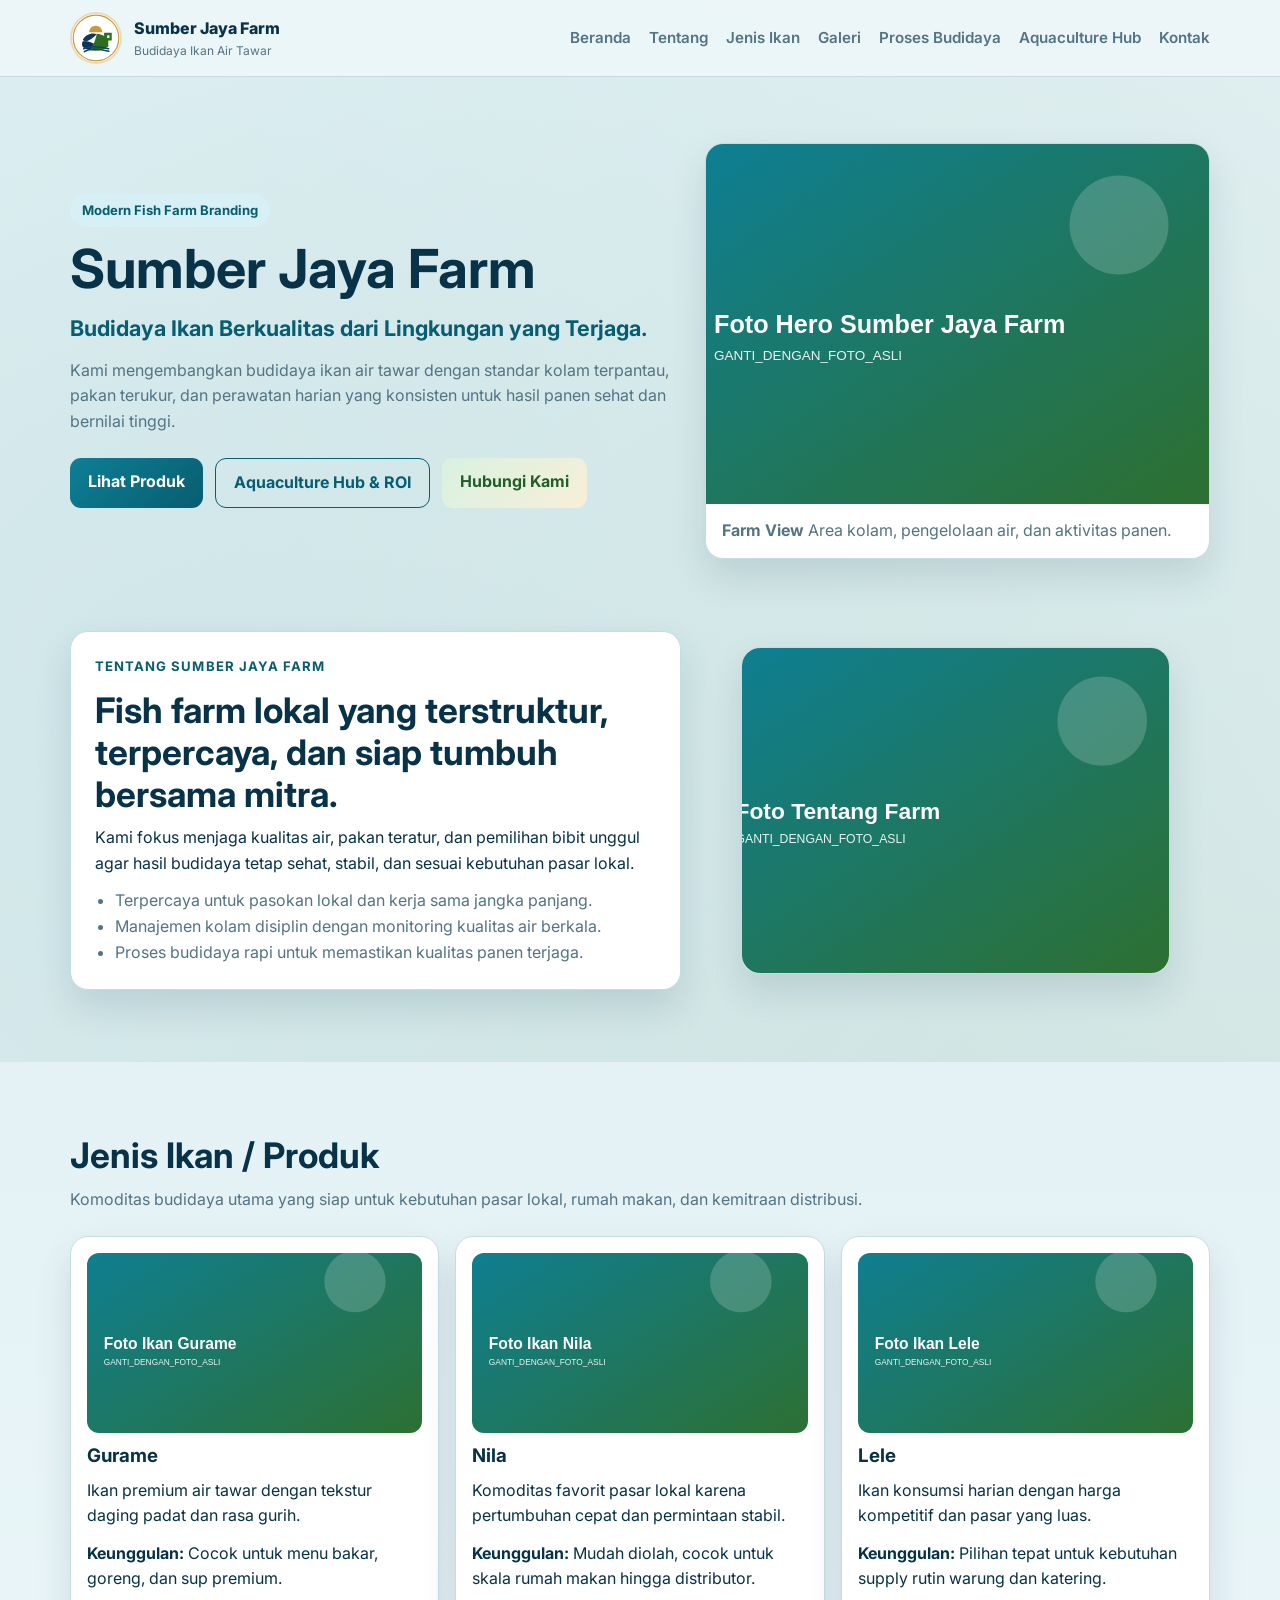
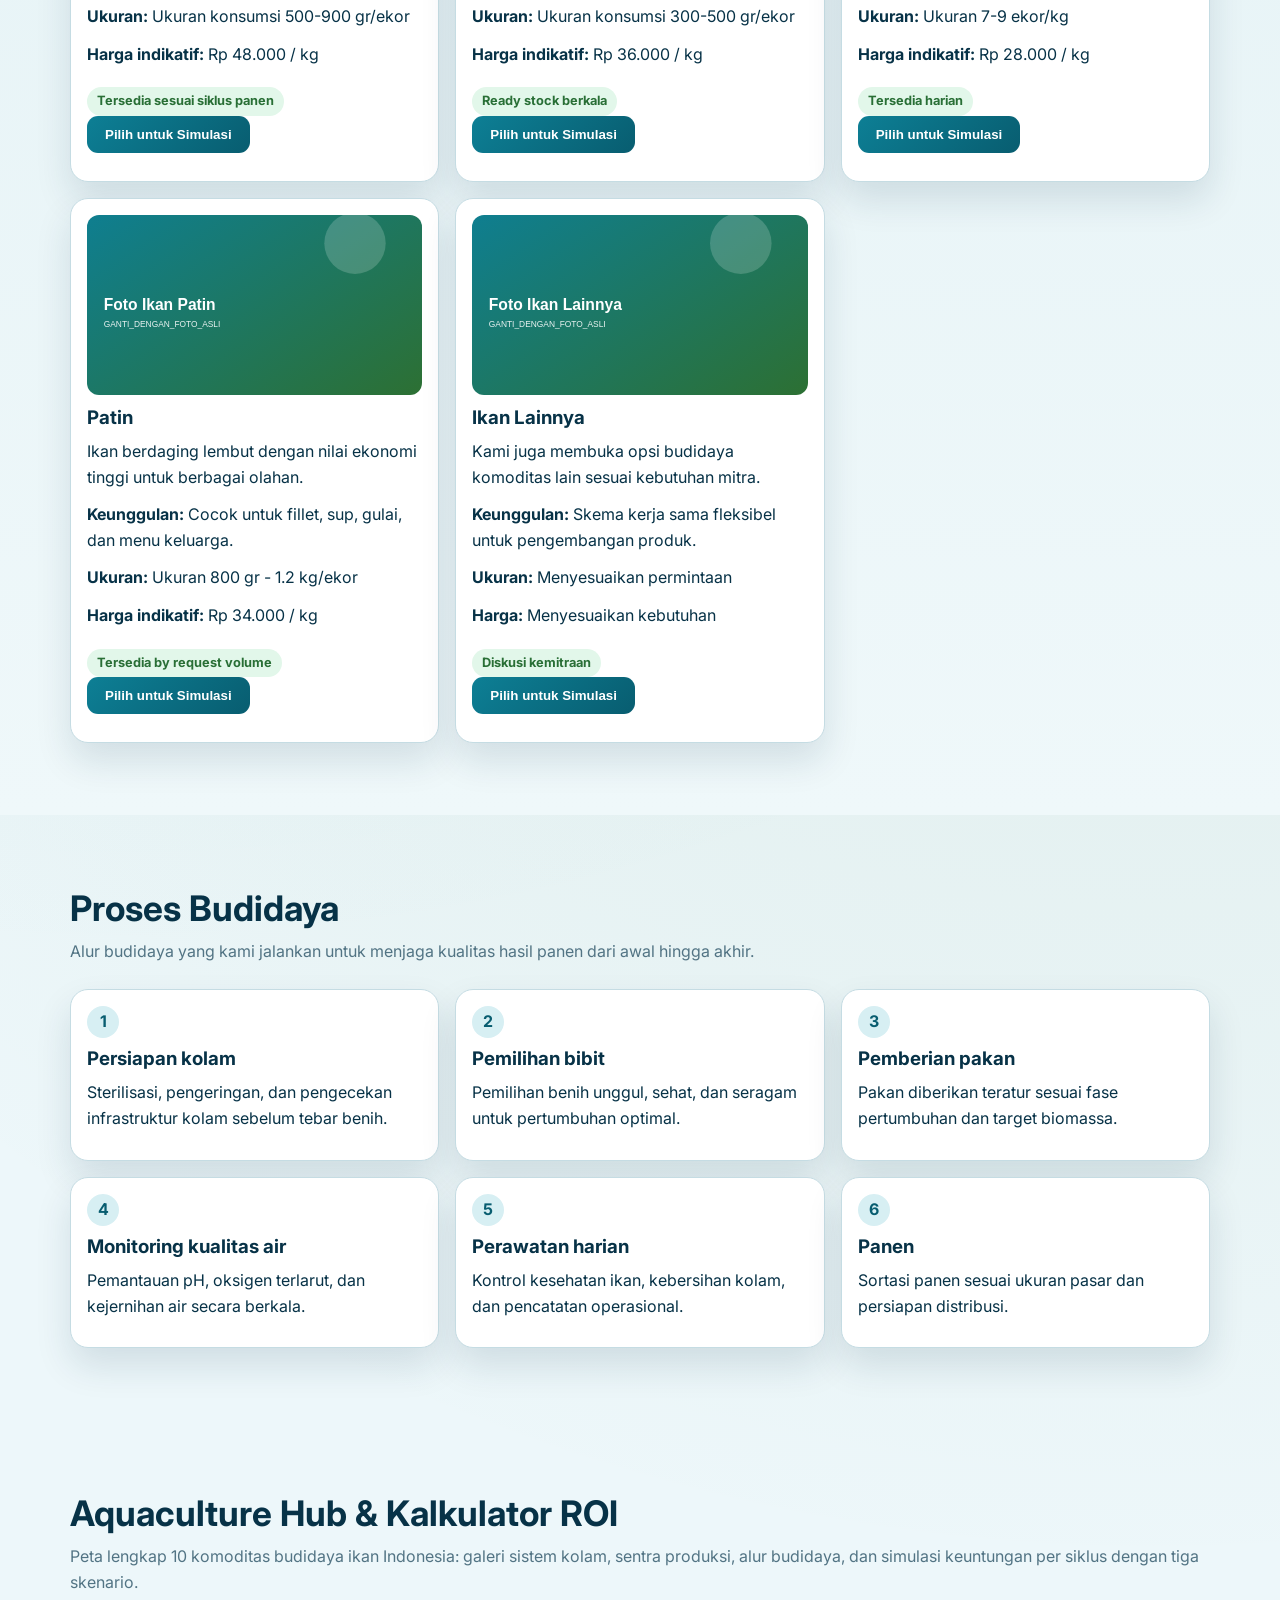
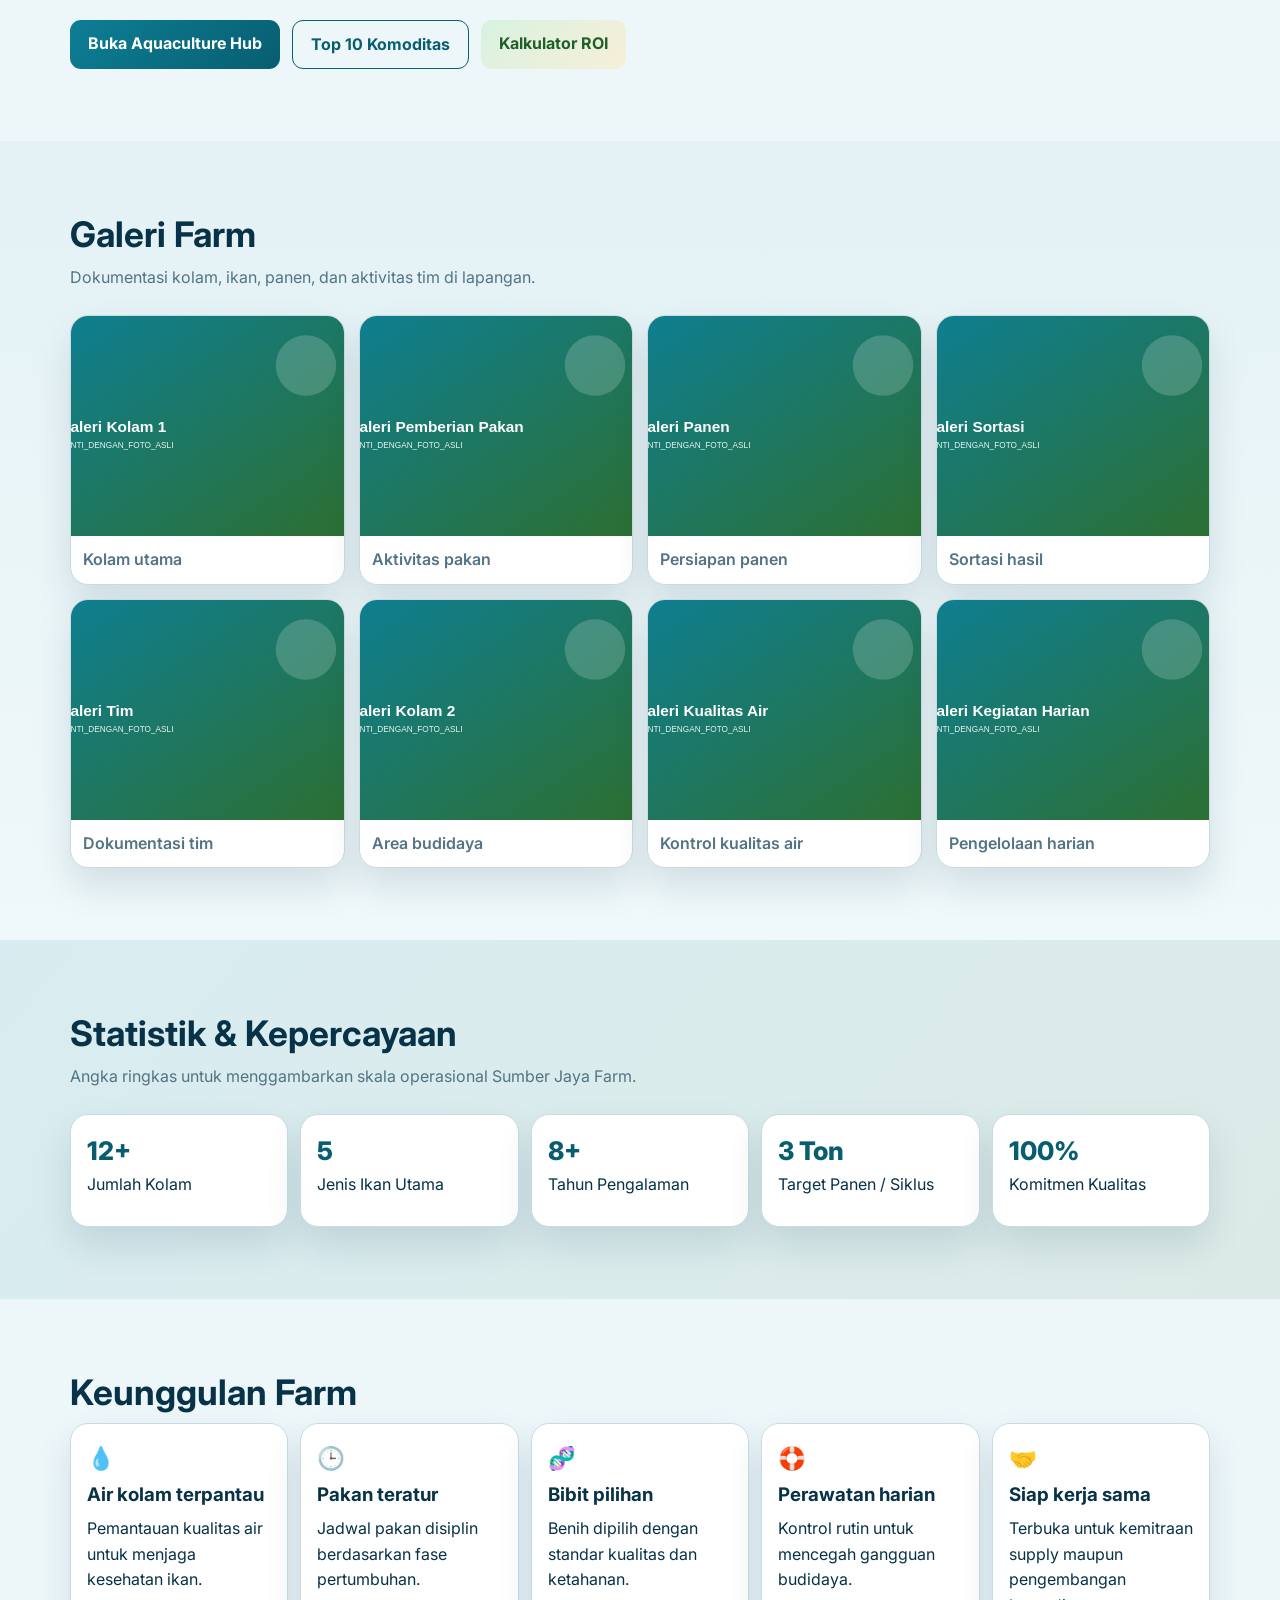
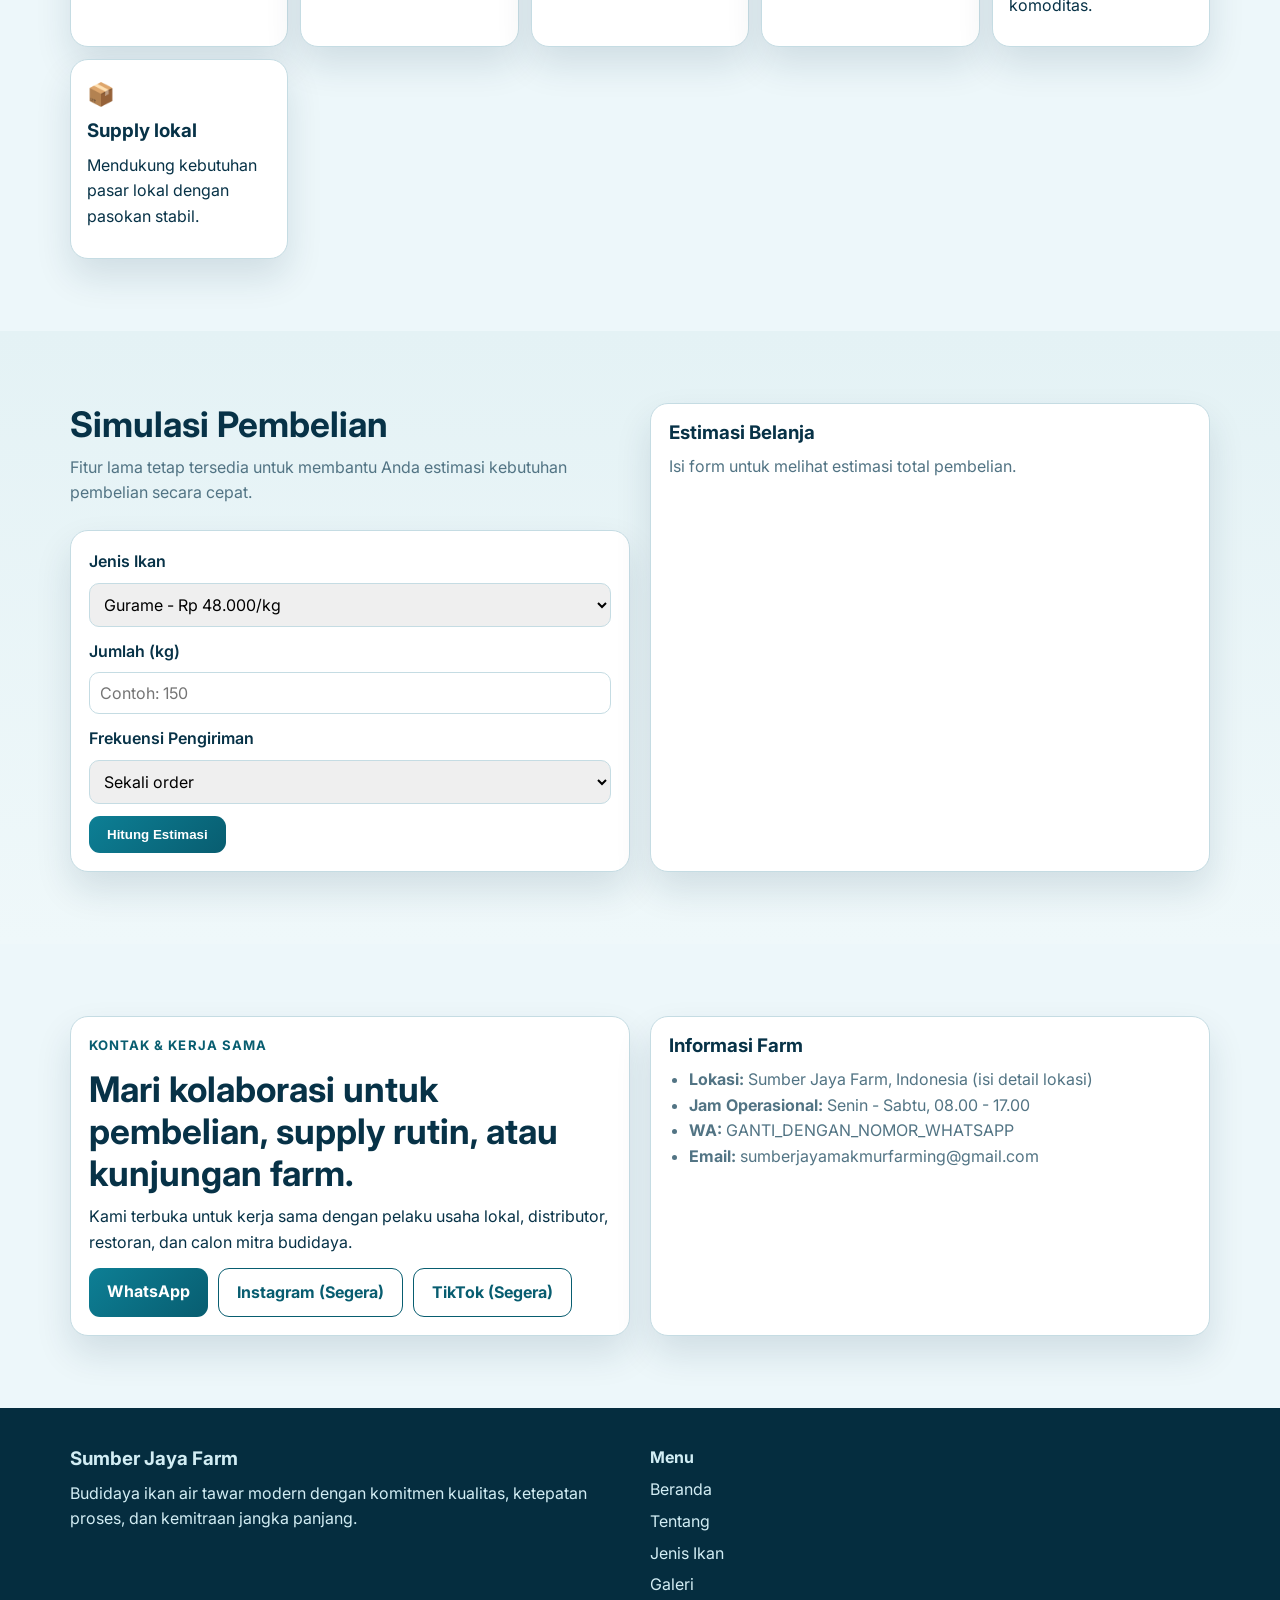
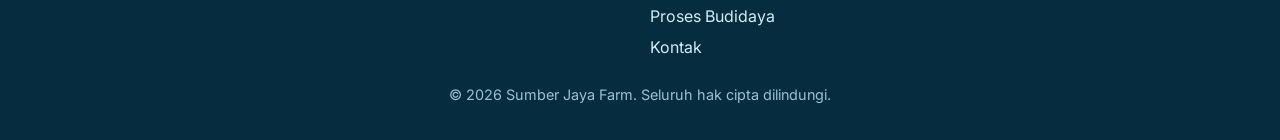
<file: index.html>
<!DOCTYPE html>
<html lang="id">
<head>
  <meta charset="UTF-8" />
  <meta name="viewport" content="width=device-width, initial-scale=1.0" />
  <title>Sumber Jaya Farm - Budidaya Ikan Berkualitas</title>
  <meta name="description" content="Website resmi Sumber Jaya Farm, usaha budidaya ikan dengan fokus pada kualitas, perawatan, dan hasil panen terbaik." />
  <meta name="keywords" content="Sumber Jaya Farm, budidaya ikan, ikan gurame, ikan nila, fish farm, kolam ikan" />
  <link rel="preconnect" href="https://fonts.googleapis.com" />
  <link rel="preconnect" href="https://fonts.gstatic.com" crossorigin />
  <link href="https://fonts.googleapis.com/css2?family=Inter:wght@400;500;600;700;800&display=swap" rel="stylesheet" />
  <link rel="stylesheet" href="style.css" />
</head>
<body>
  <header class="navbar">
    <div class="container nav-wrap">
      <a class="brand" href="#beranda">
        <!-- GANTI_DENGAN_LOGO_SUMBER_JAYA_FARM -->
        <img src="public/images/logo/logo-sumber-jaya-farm.svg" alt="Logo Sumber Jaya Farm" class="brand-logo" />
        <div>
          <span class="brand-title">Sumber Jaya Farm</span>
          <small class="brand-sub">Budidaya Ikan Air Tawar</small>
        </div>
      </a>
      <button id="menuToggle" class="menu-toggle" aria-label="Buka menu navigasi" aria-expanded="false">☰</button>
      <nav id="mainNav">
        <a href="#beranda">Beranda</a>
        <a href="#tentang">Tentang</a>
        <a href="#jenis-ikan">Jenis Ikan</a>
        <a href="#galeri">Galeri</a>
        <a href="#proses">Proses Budidaya</a>
        <a href="aquaculture/index.html">Aquaculture Hub</a>
        <a href="#kontak">Kontak</a>
      </nav>
    </div>
  </header>

  <main>
    <section id="beranda" class="hero section-anchor">
      <div class="container hero-grid">
        <div>
          <p class="badge">Modern Fish Farm Branding</p>
          <h1>Sumber Jaya Farm</h1>
          <p class="hero-tagline">Budidaya Ikan Berkualitas dari Lingkungan yang Terjaga.</p>
          <p class="lead">Kami mengembangkan budidaya ikan air tawar dengan standar kolam terpantau, pakan terukur, dan perawatan harian yang konsisten untuk hasil panen sehat dan bernilai tinggi.</p>
          <div class="cta-row">
            <a class="btn" href="#jenis-ikan">Lihat Produk</a>
            <a class="btn btn-outline" href="aquaculture/index.html">Aquaculture Hub &amp; ROI</a>
            <a class="btn btn-soft" href="#kontak">Hubungi Kami</a>
          </div>
        </div>
        <aside class="hero-media-card">
          <!-- GANTI_DENGAN_FOTO_UTAMA_FARM -->
          <img src="public/images/gallery/hero-farm.svg" alt="Area kolam utama Sumber Jaya Farm" />
          <div class="hero-media-meta">
            <strong>Farm View</strong>
            <span>Area kolam, pengelolaan air, dan aktivitas panen.</span>
          </div>
        </aside>
      </div>
    </section>

    <section id="tentang" class="section section-anchor">
      <div class="container about-grid">
        <article class="about-card">
          <p class="section-kicker">Tentang Sumber Jaya Farm</p>
          <h2>Fish farm lokal yang terstruktur, terpercaya, dan siap tumbuh bersama mitra.</h2>
          <p>Kami fokus menjaga kualitas air, pakan teratur, dan pemilihan bibit unggul agar hasil budidaya tetap sehat, stabil, dan sesuai kebutuhan pasar lokal.</p>
          <ul class="check-list">
            <li>Terpercaya untuk pasokan lokal dan kerja sama jangka panjang.</li>
            <li>Manajemen kolam disiplin dengan monitoring kualitas air berkala.</li>
            <li>Proses budidaya rapi untuk memastikan kualitas panen terjaga.</li>
          </ul>
        </article>
        <figure class="about-photo">
          <!-- GANTI_DENGAN_FOTO_TIM_ATAU_KOLAM -->
          <img src="public/images/gallery/tentang-farm.svg" alt="Dokumentasi kegiatan di Sumber Jaya Farm" />
        </figure>
      </div>
    </section>

    <section id="jenis-ikan" class="section alt section-anchor">
      <div class="container">
        <h2>Jenis Ikan / Produk</h2>
        <p class="section-sub">Komoditas budidaya utama yang siap untuk kebutuhan pasar lokal, rumah makan, dan kemitraan distribusi.</p>
        <div class="cards" id="productCards"></div>
      </div>
    </section>

    <section id="proses" class="section section-anchor">
      <div class="container">
        <h2>Proses Budidaya</h2>
        <p class="section-sub">Alur budidaya yang kami jalankan untuk menjaga kualitas hasil panen dari awal hingga akhir.</p>
        <div class="timeline" id="processTimeline"></div>
      </div>
    </section>

    <section id="hub" class="section section-anchor">
      <div class="container">
        <h2>Aquaculture Hub &amp; Kalkulator ROI</h2>
        <p class="section-sub">Peta lengkap 10 komoditas budidaya ikan Indonesia: galeri sistem kolam, sentra produksi, alur budidaya, dan simulasi keuntungan per siklus dengan tiga skenario.</p>
        <div class="cta-row">
          <a class="btn" href="aquaculture/index.html">Buka Aquaculture Hub</a>
          <a class="btn btn-outline" href="aquaculture/index.html#/komoditas">Top 10 Komoditas</a>
          <a class="btn btn-soft" href="aquaculture/index.html#/roi">Kalkulator ROI</a>
        </div>
      </div>
    </section>

    <section id="galeri" class="section alt section-anchor">
      <div class="container">
        <h2>Galeri Farm</h2>
        <p class="section-sub">Dokumentasi kolam, ikan, panen, dan aktivitas tim di lapangan.</p>
        <div class="gallery-grid" id="farmGallery"></div>
      </div>
    </section>

    <section class="section stats-section">
      <div class="container">
        <h2>Statistik & Kepercayaan</h2>
        <p class="section-sub">Angka ringkas untuk menggambarkan skala operasional Sumber Jaya Farm.</p>
        <div class="stats-grid" id="statsGrid"></div>
      </div>
    </section>

    <section class="section section-anchor" id="keunggulan">
      <div class="container">
        <h2>Keunggulan Farm</h2>
        <div class="advantages-grid" id="advantagesGrid"></div>
      </div>
    </section>

    <section id="simulasi" class="section alt section-anchor">
      <div class="container sim-grid">
        <div>
          <h2>Simulasi Pembelian</h2>
          <p class="section-sub">Fitur lama tetap tersedia untuk membantu Anda estimasi kebutuhan pembelian secara cepat.</p>
          <form id="calcForm" class="form-card">
            <label>
              Jenis Ikan
              <select id="fishType"></select>
            </label>
            <label>
              Jumlah (kg)
              <input type="number" id="qtyKg" min="1" placeholder="Contoh: 150" required />
            </label>
            <label>
              Frekuensi Pengiriman
              <select id="deliveryFreq">
                <option value="1">Sekali order</option>
                <option value="4">Mingguan (4x/bulan)</option>
                <option value="8">2x seminggu (8x/bulan)</option>
              </select>
            </label>
            <button type="submit" class="btn">Hitung Estimasi</button>
          </form>
        </div>
        <aside class="result-card" id="resultCard" aria-live="polite">
          <h3>Estimasi Belanja</h3>
          <p class="placeholder">Isi form untuk melihat estimasi total pembelian.</p>
        </aside>
      </div>
    </section>

    <section id="kontak" class="section section-anchor">
      <div class="container contact-grid">
        <article class="contact-card">
          <p class="section-kicker">Kontak & Kerja Sama</p>
          <h2>Mari kolaborasi untuk pembelian, supply rutin, atau kunjungan farm.</h2>
          <p>Kami terbuka untuk kerja sama dengan pelaku usaha lokal, distributor, restoran, dan calon mitra budidaya.</p>
          <div class="contact-actions">
            <a class="btn" href="https://wa.me/GANTI_DENGAN_NOMOR_WHATSAPP" target="_blank" rel="noopener noreferrer">WhatsApp</a>
            <a class="btn btn-outline" href="#">Instagram (Segera)</a>
            <a class="btn btn-outline" href="#">TikTok (Segera)</a>
          </div>
        </article>
        <aside class="contact-info">
          <h3>Informasi Farm</h3>
          <ul>
            <li><strong>Lokasi:</strong> Sumber Jaya Farm, Indonesia (isi detail lokasi)</li>
            <li><strong>Jam Operasional:</strong> Senin - Sabtu, 08.00 - 17.00</li>
            <li><strong>WA:</strong> GANTI_DENGAN_NOMOR_WHATSAPP</li>
            <li><strong>Email:</strong> sumberjayamakmurfarming@gmail.com</li>
          </ul>
        </aside>
      </div>
    </section>
  </main>

  <footer class="footer">
    <div class="container footer-grid">
      <div>
        <h3>Sumber Jaya Farm</h3>
        <p>Budidaya ikan air tawar modern dengan komitmen kualitas, ketepatan proses, dan kemitraan jangka panjang.</p>
      </div>
      <div>
        <h4>Menu</h4>
        <ul class="footer-links">
          <li><a href="#beranda">Beranda</a></li>
          <li><a href="#tentang">Tentang</a></li>
          <li><a href="#jenis-ikan">Jenis Ikan</a></li>
          <li><a href="#galeri">Galeri</a></li>
          <li><a href="#proses">Proses Budidaya</a></li>
          <li><a href="#kontak">Kontak</a></li>
        </ul>
      </div>
    </div>
    <p class="copyright">© <span id="year"></span> Sumber Jaya Farm. Seluruh hak cipta dilindungi.</p>
  </footer>

  <script src="script.js"></script>
</body>
</html>
</file>
<file: style.css>
:root {
  --bg: #edf7fa;
  --bg-alt: #e4f2f5;
  --card: #ffffff;
  --text: #073247;
  --muted: #527484;
  --line: #c5dce3;
  --water: #0d7f95;
  --water-dark: #085d70;
  --leaf: #2e6f2e;
  --gold: #cda24d;
  --shadow: 0 18px 36px rgba(7, 50, 71, 0.12);
}

* { box-sizing: border-box; }
html, body { margin: 0; padding: 0; scroll-behavior: smooth; }
body {
  font-family: 'Inter', sans-serif;
  color: var(--text);
  line-height: 1.6;
  background:
    radial-gradient(circle at 10% 10%, rgba(13, 127, 149, 0.1), transparent 32%),
    radial-gradient(circle at 90% 20%, rgba(46, 111, 46, 0.1), transparent 35%),
    var(--bg);
}

img { max-width: 100%; display: block; }

.container {
  width: min(1140px, 92%);
  margin: 0 auto;
}

.section { padding: 72px 0; }
.section.alt { background: linear-gradient(180deg, var(--bg-alt), #eff8fa); }
.section-anchor { scroll-margin-top: 96px; }

h1, h2, h3, h4 { line-height: 1.2; margin: 0 0 10px; }
h1 { font-size: clamp(2rem, 4.2vw, 3.4rem); }
h2 { font-size: clamp(1.5rem, 3vw, 2.2rem); }

p { margin: 0 0 12px; }
.section-sub { color: var(--muted); margin-bottom: 24px; }
.section-kicker {
  font-size: 0.82rem;
  text-transform: uppercase;
  letter-spacing: 0.08em;
  font-weight: 700;
  color: var(--water-dark);
}

.navbar {
  position: sticky;
  top: 0;
  z-index: 40;
  backdrop-filter: blur(10px);
  background: rgba(237, 247, 250, 0.92);
  border-bottom: 1px solid var(--line);
}

.nav-wrap {
  display: flex;
  align-items: center;
  justify-content: space-between;
  gap: 16px;
  padding: 12px 0;
  position: relative;
}

.brand {
  text-decoration: none;
  color: inherit;
  display: inline-flex;
  align-items: center;
  gap: 12px;
}
.brand-logo {
  width: 52px;
  height: 52px;
  border-radius: 50%;
  border: 2px solid rgba(205, 162, 77, 0.4);
  object-fit: cover;
  background: #fff;
}
.brand-title { font-weight: 800; display: block; }
.brand-sub { color: var(--muted); display: block; font-size: 0.75rem; }

nav {
  display: flex;
  align-items: center;
  gap: 18px;
}

nav a {
  text-decoration: none;
  color: var(--muted);
  font-weight: 600;
  font-size: 0.95rem;
}

.menu-toggle {
  display: none;
  border: 1px solid var(--line);
  border-radius: 10px;
  background: #fff;
  padding: 8px 10px;
  color: var(--text);
}

.hero { padding-top: 66px; }
.hero-grid {
  display: grid;
  grid-template-columns: 1.2fr 1fr;
  gap: 28px;
  align-items: center;
}

.badge {
  display: inline-flex;
  border-radius: 999px;
  padding: 6px 12px;
  font-weight: 700;
  font-size: 0.82rem;
  background: #d7f0f5;
  color: var(--water-dark);
  margin-bottom: 10px;
}
.hero-tagline {
  font-size: clamp(1rem, 2vw, 1.35rem);
  color: var(--water-dark);
  font-weight: 700;
}
.lead { color: var(--muted); max-width: 60ch; }

.cta-row {
  display: flex;
  flex-wrap: wrap;
  gap: 12px;
  margin-top: 24px;
}

.btn {
  border: none;
  border-radius: 11px;
  text-decoration: none;
  padding: 11px 18px;
  font-weight: 700;
  cursor: pointer;
  transition: transform 0.2s ease, filter 0.2s ease;
  background: linear-gradient(135deg, var(--water), var(--water-dark));
  color: #fff;
}
.btn:hover { transform: translateY(-1px); filter: brightness(1.04); }
.btn-outline {
  background: transparent;
  color: var(--water-dark);
  border: 1px solid var(--water-dark);
}
.btn-soft {
  background: linear-gradient(135deg, #d8f2e1, #f7efd8);
  color: #215f2a;
}

.hero-media-card,
.about-card,
.about-photo,
.form-card,
.result-card,
.contact-card,
.contact-info,
.cards article,
.timeline article,
.stats-grid article,
.advantages-grid article,
.gallery-item {
  background: var(--card);
  border: 1px solid var(--line);
  border-radius: 18px;
  box-shadow: var(--shadow);
}

.hero-media-card { overflow: hidden; }
.hero-media-card img {
  width: 100%;
  height: 360px;
  object-fit: cover;
}
.hero-media-meta {
  padding: 14px 16px;
  color: var(--muted);
}

.about-grid {
  display: grid;
  grid-template-columns: 1.2fr 1fr;
  gap: 20px;
}
.about-card { padding: 24px; }
.check-list { margin: 0; padding-left: 20px; color: var(--muted); }
.about-photo img {
  width: 100%;
  height: 100%;
  min-height: 280px;
  object-fit: cover;
  border-radius: 18px;
}

.cards {
  display: grid;
  grid-template-columns: repeat(3, minmax(0, 1fr));
  gap: 16px;
}
.cards article { padding: 16px; }
.cards .fish-image {
  width: 100%;
  height: 180px;
  border-radius: 12px;
  object-fit: cover;
  margin-bottom: 12px;
}
.chip {
  display: inline-block;
  margin-top: 8px;
  font-size: 0.8rem;
  font-weight: 700;
  padding: 4px 10px;
  border-radius: 999px;
  background: #e2f7ea;
  color: #296f36;
}

.timeline {
  display: grid;
  grid-template-columns: repeat(3, minmax(0, 1fr));
  gap: 16px;
}
.timeline article { padding: 16px; position: relative; }
.timeline .step {
  display: inline-flex;
  width: 32px;
  height: 32px;
  border-radius: 50%;
  align-items: center;
  justify-content: center;
  margin-bottom: 10px;
  font-weight: 700;
  background: #d7eff3;
  color: var(--water-dark);
}

.gallery-grid {
  display: grid;
  grid-template-columns: 1fr;
  gap: 14px;
}
@media (min-width: 700px) {
  .gallery-grid { grid-template-columns: repeat(2, minmax(0, 1fr)); }
}
@media (min-width: 1024px) {
  .gallery-grid { grid-template-columns: repeat(4, minmax(0, 1fr)); }
}

.gallery-item { overflow: hidden; margin: 0; }
.gallery-item img {
  width: 100%;
  height: 220px;
  object-fit: cover;
  transition: transform 0.28s ease;
}
.gallery-item:hover img { transform: scale(1.05); }
.gallery-item figcaption {
  padding: 11px 12px;
  color: var(--muted);
  font-weight: 600;
}

.stats-section {
  background: linear-gradient(130deg, rgba(13, 127, 149, 0.09), rgba(46, 111, 46, 0.09));
}

.stats-grid,
.advantages-grid {
  display: grid;
  grid-template-columns: repeat(5, minmax(0, 1fr));
  gap: 12px;
}
.stats-grid article,
.advantages-grid article { padding: 16px; }
.stat-number {
  font-size: 1.6rem;
  font-weight: 800;
  color: var(--water-dark);
}

.advantages-grid .icon {
  font-size: 1.4rem;
  margin-bottom: 8px;
}

.sim-grid,
.contact-grid,
.footer-grid {
  display: grid;
  grid-template-columns: 1fr 1fr;
  gap: 20px;
}
.form-card,
.result-card,
.contact-card,
.contact-info { padding: 18px; }

label { display: grid; gap: 8px; margin-bottom: 12px; font-weight: 600; }
input, select, textarea {
  border: 1px solid var(--line);
  border-radius: 10px;
  padding: 10px;
  font-size: 1rem;
  font-family: inherit;
}
.placeholder { color: var(--muted); }
.summary { display: grid; gap: 8px; }
.summary div {
  display: flex;
  justify-content: space-between;
  gap: 12px;
  border-bottom: 1px dashed #cfe0e6;
  padding-bottom: 8px;
}

.contact-actions { display: flex; flex-wrap: wrap; gap: 10px; }
.contact-info ul { margin: 0; padding-left: 20px; color: var(--muted); }

.footer {
  background: #052d3f;
  color: #d2edf4;
  padding: 40px 0 22px;
}
.footer-links {
  list-style: none;
  padding: 0;
  margin: 0;
  display: grid;
  gap: 6px;
}
.footer a { color: #d2edf4; text-decoration: none; }
.copyright {
  text-align: center;
  margin-top: 22px;
  color: #98c4d1;
  font-size: 0.9rem;
}

@media (max-width: 1023px) {
  .hero-grid,
  .about-grid,
  .sim-grid,
  .contact-grid,
  .footer-grid,
  .cards,
  .timeline,
  .stats-grid,
  .advantages-grid {
    grid-template-columns: 1fr;
  }

  nav {
    position: absolute;
    top: calc(100% + 10px);
    left: 0;
    right: 0;
    display: none;
    flex-direction: column;
    align-items: stretch;
    gap: 8px;
    padding: 12px;
    background: #f8fdff;
    border: 1px solid var(--line);
    border-radius: 12px;
    box-shadow: var(--shadow);
  }
  nav.open { display: flex; }
  nav a { padding: 8px 10px; }
  .menu-toggle { display: inline-flex; }

  .hero-media-card img { height: 260px; }
  .section { padding: 58px 0; }
}
</file>
